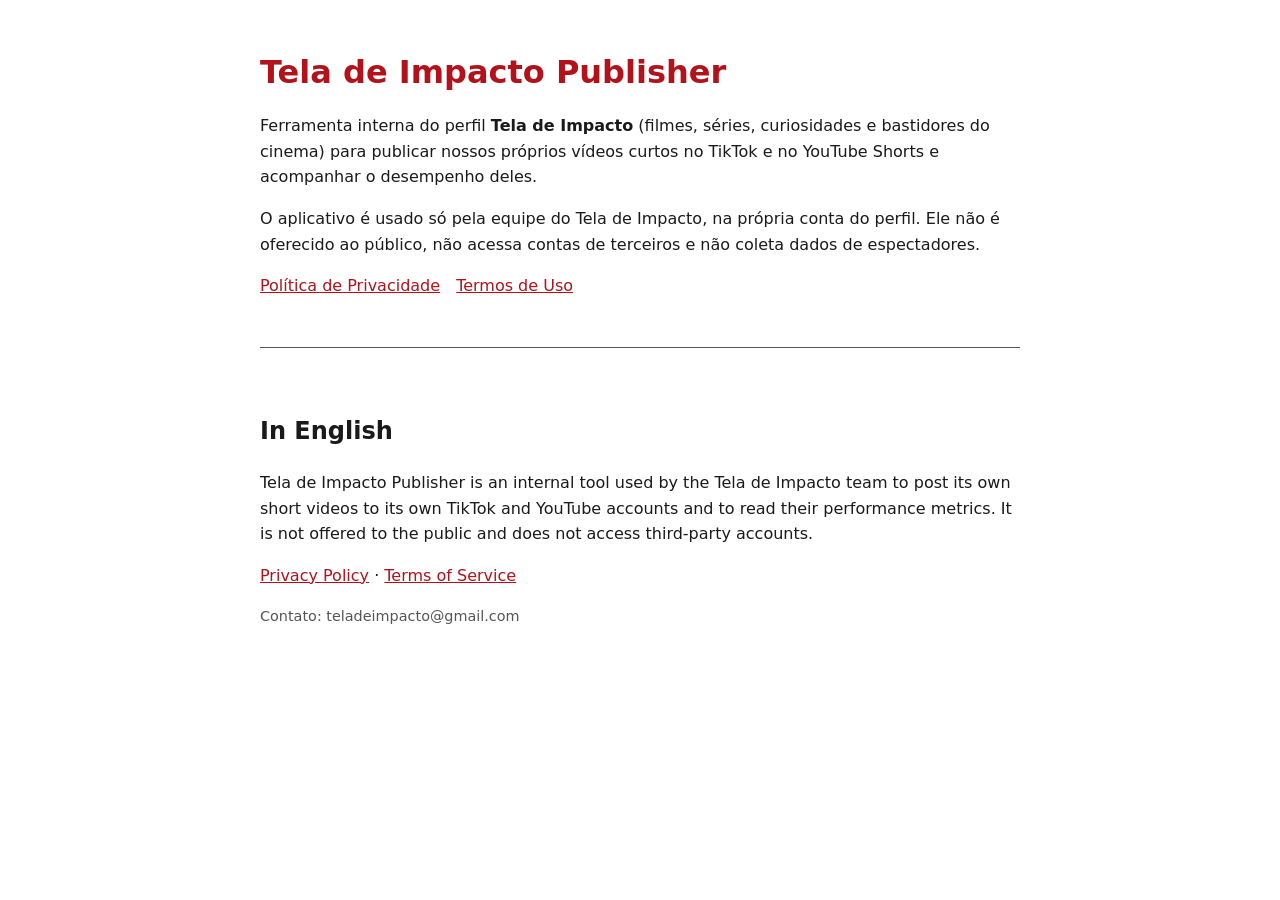
<file: index.html>
<!doctype html>
<html lang="pt-BR">
<head>
<meta charset="utf-8"><meta name="viewport" content="width=device-width, initial-scale=1">
<title>Tela de Impacto Publisher</title>
<link rel="stylesheet" href="style.css">
</head>
<body><main>
<h1>Tela de Impacto Publisher</h1>
<p>Ferramenta interna do perfil <strong>Tela de Impacto</strong> (filmes, séries, curiosidades e bastidores do cinema) para publicar
nossos próprios vídeos curtos no TikTok e no YouTube Shorts e acompanhar o desempenho deles.</p>
<p>O aplicativo é usado só pela equipe do Tela de Impacto, na própria conta do perfil. Ele não é oferecido ao público, não acessa contas de
terceiros e não coleta dados de espectadores.</p>
<nav><a href="privacy.html">Política de Privacidade</a><a href="terms.html">Termos de Uso</a></nav>
<section class="en" lang="en">
<h2>In English</h2>
<p>Tela de Impacto Publisher is an internal tool used by the Tela de Impacto team to post its own short videos to its own TikTok and
YouTube accounts and to read their performance metrics. It is not offered to the public and does not access third-party accounts.</p>
<p><a href="privacy.html#en">Privacy Policy</a> · <a href="terms.html#en">Terms of Service</a></p>
</section>
<p class="muted">Contato: teladeimpacto@gmail.com</p>
</main></body>
</html>
</file>
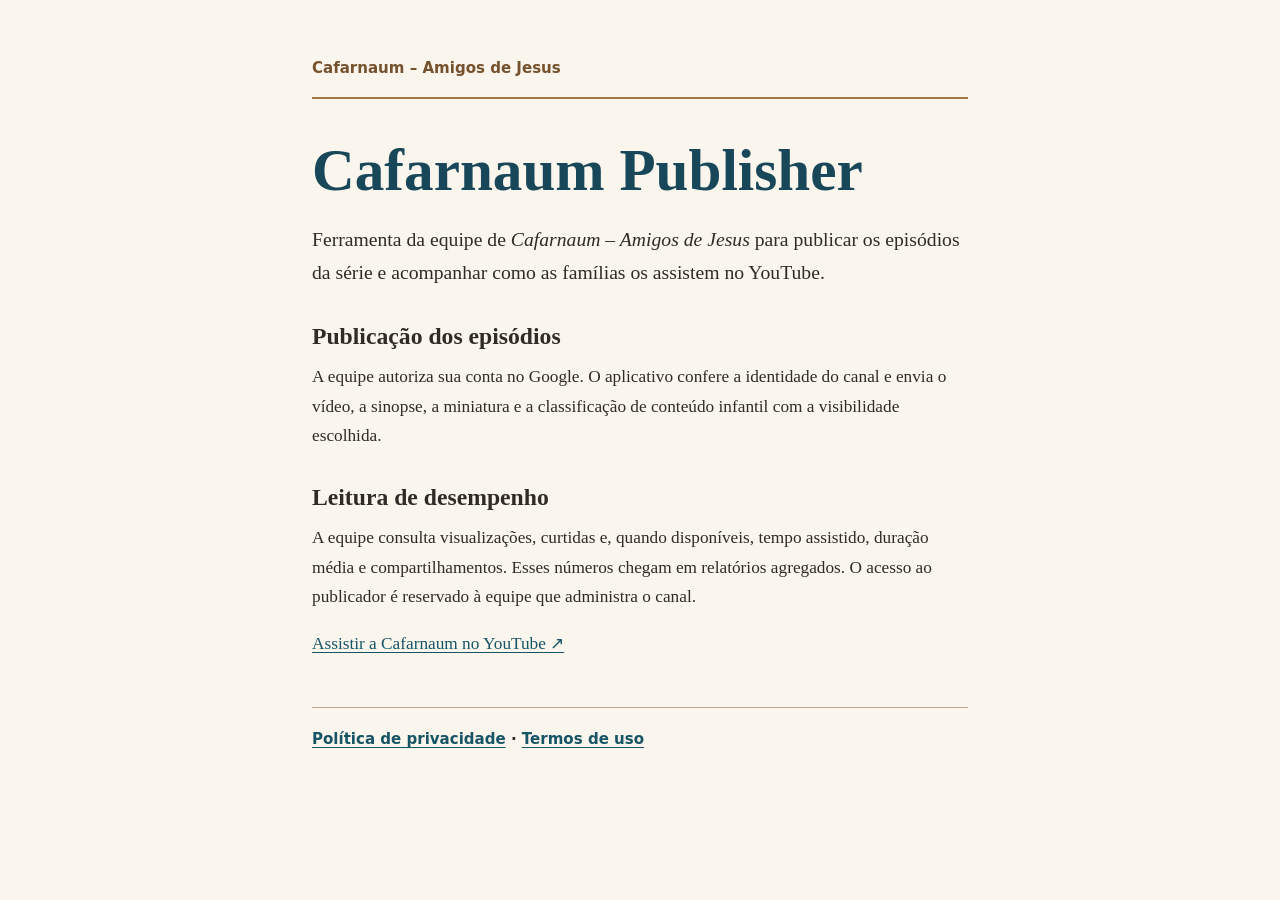
<file: cafarnaum/index.html>
<!doctype html>
<html lang="pt-BR"><head><meta charset="utf-8"><meta name="viewport" content="width=device-width, initial-scale=1"><title>Cafarnaum Publisher · Cafarnaum</title><link rel="stylesheet" href="style.css"></head>
<body><main><header>Cafarnaum – Amigos de Jesus</header><h1>Cafarnaum Publisher</h1><p class="lead">Ferramenta da equipe de <i>Cafarnaum – Amigos de Jesus</i> para publicar os episódios da série e acompanhar como as famílias os assistem no YouTube.</p><h2>Publicação dos episódios</h2><p>A equipe autoriza sua conta no Google. O aplicativo confere a identidade do canal e envia o vídeo, a sinopse, a miniatura e a classificação de conteúdo infantil com a visibilidade escolhida.</p><h2>Leitura de desempenho</h2><p>A equipe consulta visualizações, curtidas e, quando disponíveis, tempo assistido, duração média e compartilhamentos. Esses números chegam em relatórios agregados. O acesso ao publicador é reservado à equipe que administra o canal.</p><p><a href="https://www.youtube.com/@AmigosDeCafarnaum">Assistir a Cafarnaum no YouTube ↗</a></p><footer><nav aria-label="Páginas do aplicativo"><a href="privacy.html">Política de privacidade</a> · <a href="terms.html">Termos de uso</a></nav></footer></main></body></html>
</file>
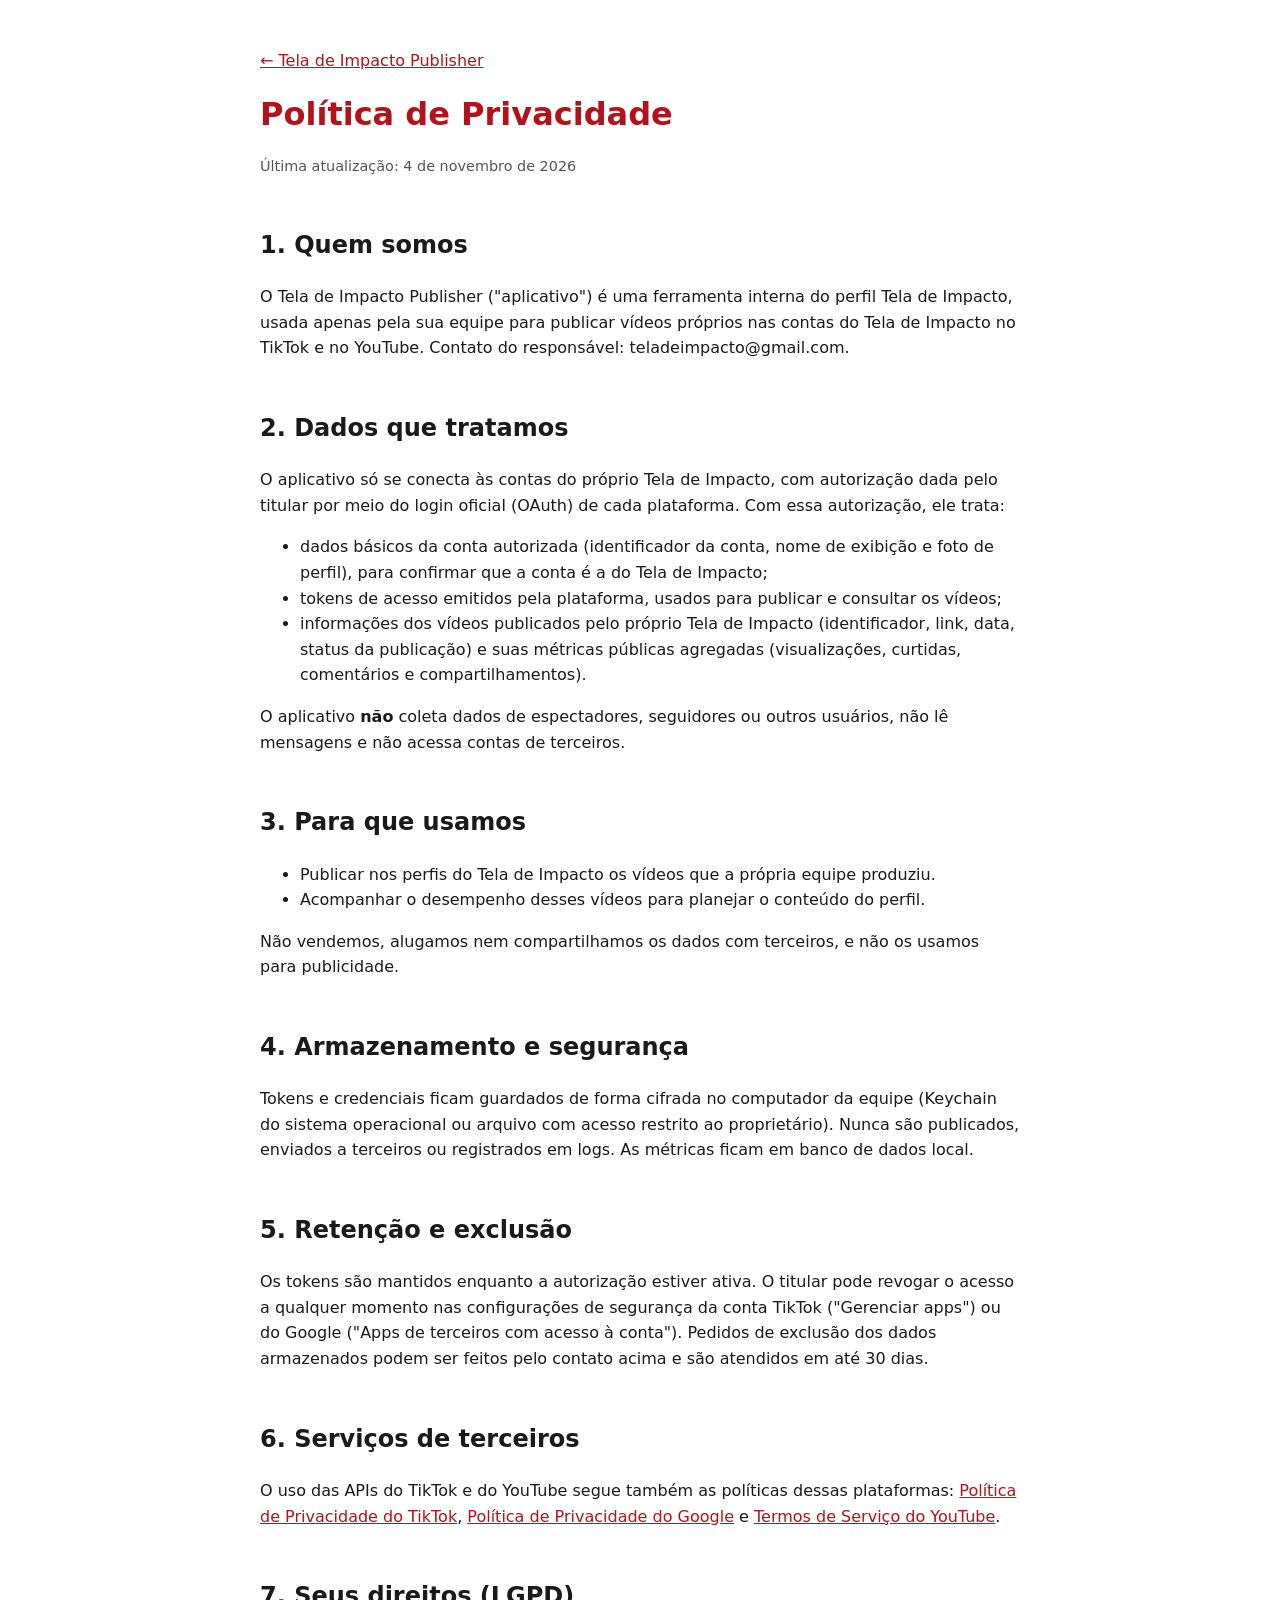
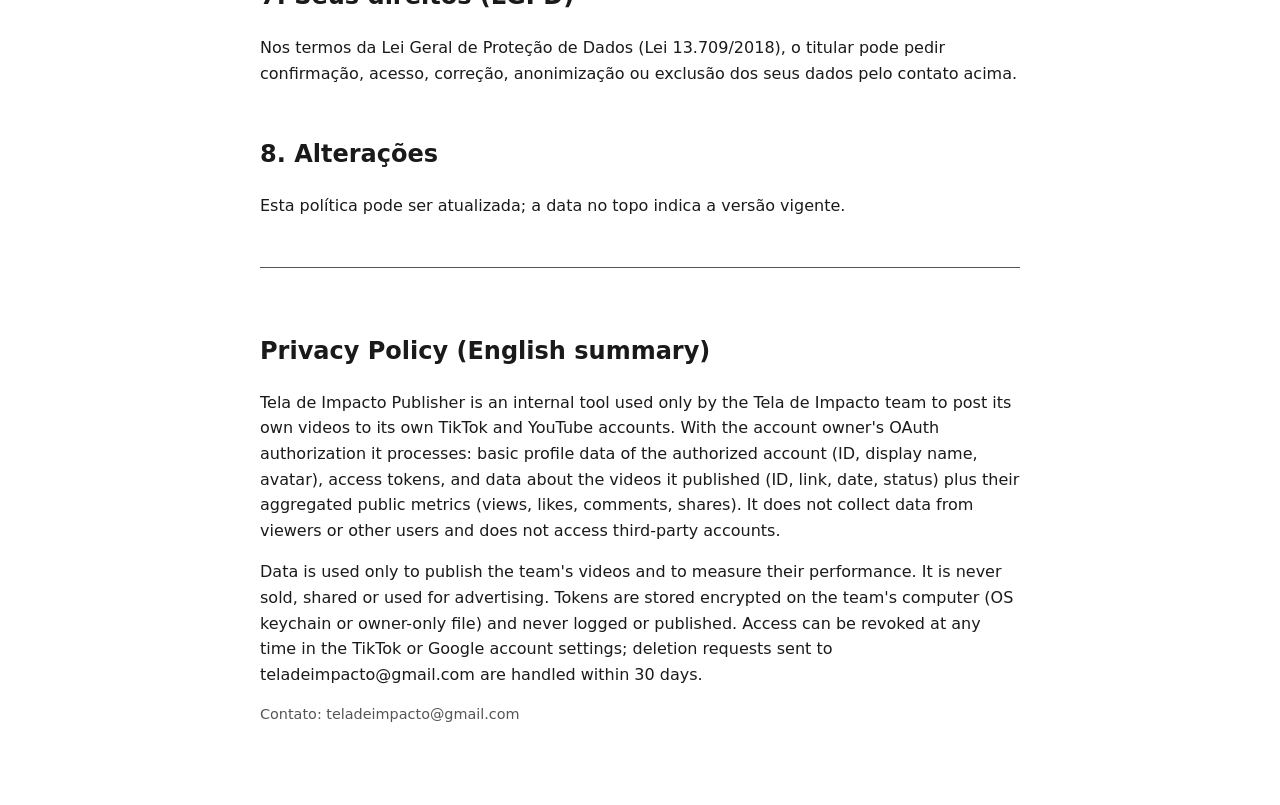
<file: privacy.html>
<!doctype html>
<html lang="pt-BR">
<head>
<meta charset="utf-8"><meta name="viewport" content="width=device-width, initial-scale=1">
<title>Política de Privacidade</title>
<link rel="stylesheet" href="style.css">
</head>
<body><main>
<p><a href="index.html">← Tela de Impacto Publisher</a></p>
<h1>Política de Privacidade</h1>
<p class="muted">Última atualização: 4 de novembro de 2026</p>

<h2>1. Quem somos</h2>
<p>O Tela de Impacto Publisher ("aplicativo") é uma ferramenta interna do perfil Tela de Impacto, usada apenas pela sua equipe para
publicar vídeos próprios nas contas do Tela de Impacto no TikTok e no YouTube. Contato do responsável: teladeimpacto@gmail.com.</p>

<h2>2. Dados que tratamos</h2>
<p>O aplicativo só se conecta às contas do próprio Tela de Impacto, com autorização dada pelo titular por meio do login oficial
(OAuth) de cada plataforma. Com essa autorização, ele trata:</p>
<ul>
<li>dados básicos da conta autorizada (identificador da conta, nome de exibição e foto de perfil), para confirmar que a conta é a do Tela de Impacto;</li>
<li>tokens de acesso emitidos pela plataforma, usados para publicar e consultar os vídeos;</li>
<li>informações dos vídeos publicados pelo próprio Tela de Impacto (identificador, link, data, status da publicação) e suas métricas públicas
agregadas (visualizações, curtidas, comentários e compartilhamentos).</li>
</ul>
<p>O aplicativo <strong>não</strong> coleta dados de espectadores, seguidores ou outros usuários, não lê mensagens e não acessa contas de terceiros.</p>

<h2>3. Para que usamos</h2>
<ul>
<li>Publicar nos perfis do Tela de Impacto os vídeos que a própria equipe produziu.</li>
<li>Acompanhar o desempenho desses vídeos para planejar o conteúdo do perfil.</li>
</ul>
<p>Não vendemos, alugamos nem compartilhamos os dados com terceiros, e não os usamos para publicidade.</p>

<h2>4. Armazenamento e segurança</h2>
<p>Tokens e credenciais ficam guardados de forma cifrada no computador da equipe (Keychain do sistema operacional ou arquivo com acesso
restrito ao proprietário). Nunca são publicados, enviados a terceiros ou registrados em logs. As métricas ficam em banco de dados local.</p>

<h2>5. Retenção e exclusão</h2>
<p>Os tokens são mantidos enquanto a autorização estiver ativa. O titular pode revogar o acesso a qualquer momento nas configurações de
segurança da conta TikTok ("Gerenciar apps") ou do Google ("Apps de terceiros com acesso à conta"). Pedidos de exclusão dos dados
armazenados podem ser feitos pelo contato acima e são atendidos em até 30 dias.</p>

<h2>6. Serviços de terceiros</h2>
<p>O uso das APIs do TikTok e do YouTube segue também as políticas dessas plataformas:
<a href="https://www.tiktok.com/legal/privacy-policy">Política de Privacidade do TikTok</a>,
<a href="https://policies.google.com/privacy">Política de Privacidade do Google</a> e
<a href="https://www.youtube.com/t/terms">Termos de Serviço do YouTube</a>.</p>

<h2>7. Seus direitos (LGPD)</h2>
<p>Nos termos da Lei Geral de Proteção de Dados (Lei 13.709/2018), o titular pode pedir confirmação, acesso, correção, anonimização ou
exclusão dos seus dados pelo contato acima.</p>

<h2>8. Alterações</h2>
<p>Esta política pode ser atualizada; a data no topo indica a versão vigente.</p>

<section class="en" id="en" lang="en">
<h2>Privacy Policy (English summary)</h2>
<p>Tela de Impacto Publisher is an internal tool used only by the Tela de Impacto team to post its own videos to its own TikTok and
YouTube accounts. With the account owner's OAuth authorization it processes: basic profile data of the authorized account (ID, display
name, avatar), access tokens, and data about the videos it published (ID, link, date, status) plus their aggregated public metrics
(views, likes, comments, shares). It does not collect data from viewers or other users and does not access third-party accounts.</p>
<p>Data is used only to publish the team's videos and to measure their performance. It is never sold, shared or used for advertising.
Tokens are stored encrypted on the team's computer (OS keychain or owner-only file) and never logged or published. Access can be revoked
at any time in the TikTok or Google account settings; deletion requests sent to teladeimpacto@gmail.com are handled within 30 days.</p>
</section>
<p class="muted">Contato: teladeimpacto@gmail.com</p>
</main></body>
</html>
</file>
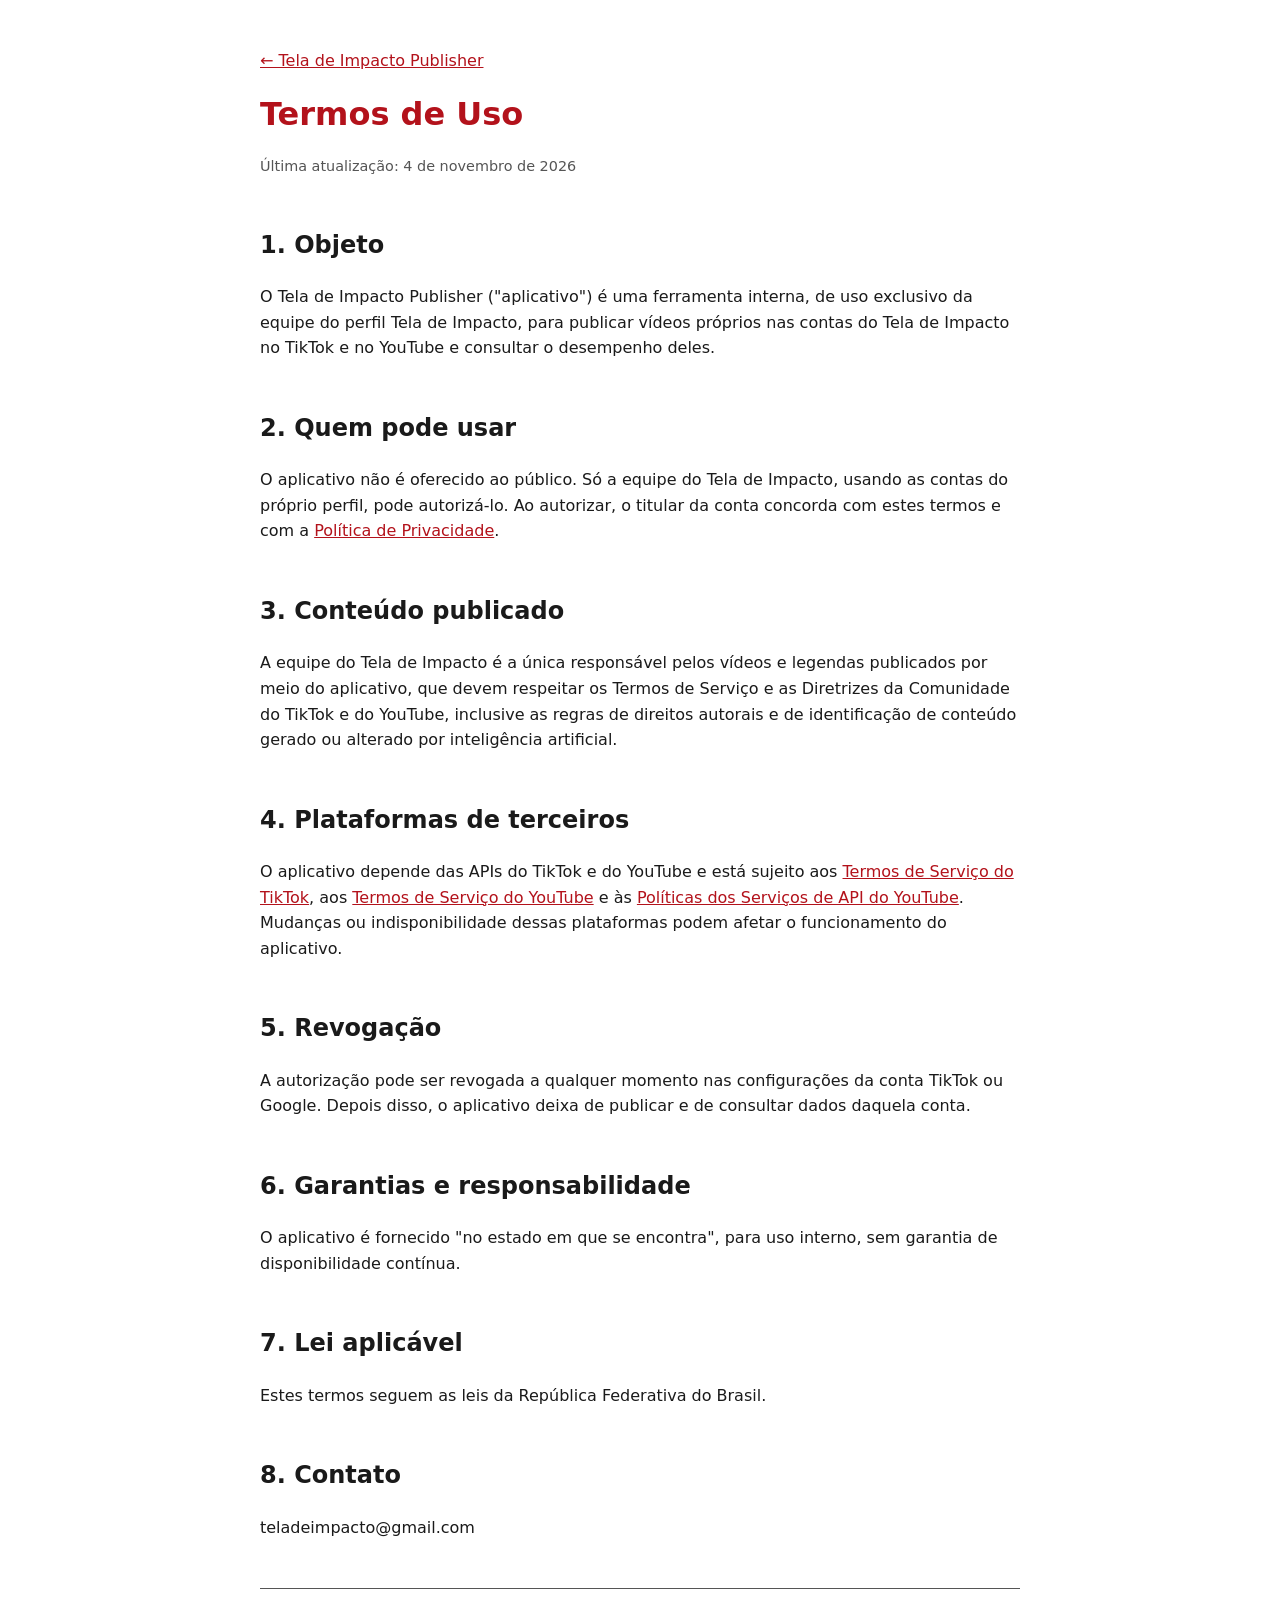
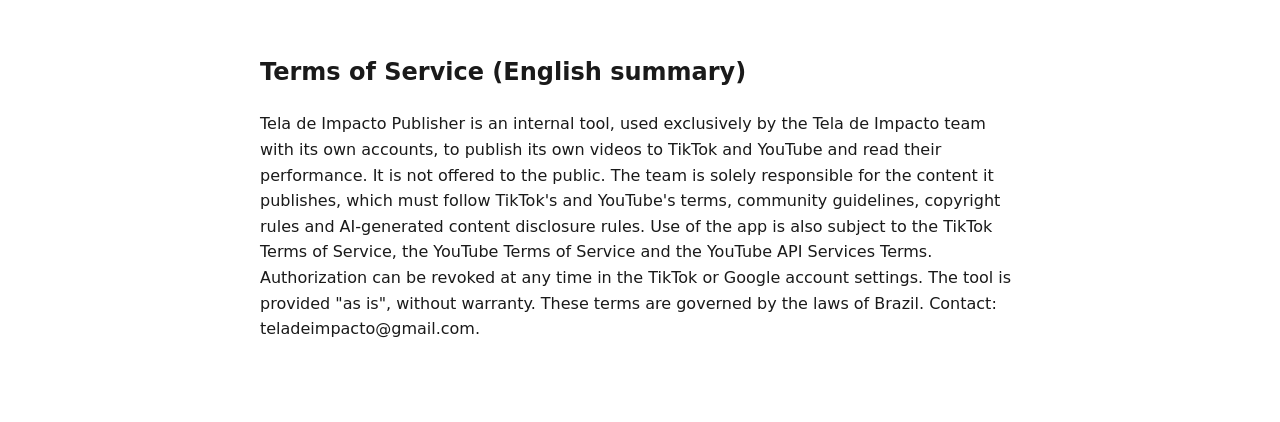
<file: terms.html>
<!doctype html>
<html lang="pt-BR">
<head>
<meta charset="utf-8"><meta name="viewport" content="width=device-width, initial-scale=1">
<title>Termos de Uso</title>
<link rel="stylesheet" href="style.css">
</head>
<body><main>
<p><a href="index.html">← Tela de Impacto Publisher</a></p>
<h1>Termos de Uso</h1>
<p class="muted">Última atualização: 4 de novembro de 2026</p>

<h2>1. Objeto</h2>
<p>O Tela de Impacto Publisher ("aplicativo") é uma ferramenta interna, de uso exclusivo da equipe do perfil Tela de Impacto, para
publicar vídeos próprios nas contas do Tela de Impacto no TikTok e no YouTube e consultar o desempenho deles.</p>

<h2>2. Quem pode usar</h2>
<p>O aplicativo não é oferecido ao público. Só a equipe do Tela de Impacto, usando as contas do próprio perfil, pode autorizá-lo.
Ao autorizar, o titular da conta concorda com estes termos e com a <a href="privacy.html">Política de Privacidade</a>.</p>

<h2>3. Conteúdo publicado</h2>
<p>A equipe do Tela de Impacto é a única responsável pelos vídeos e legendas publicados por meio do aplicativo, que devem respeitar os
Termos de Serviço e as Diretrizes da Comunidade do TikTok e do YouTube, inclusive as regras de direitos autorais e de identificação de
conteúdo gerado ou alterado por inteligência artificial.</p>

<h2>4. Plataformas de terceiros</h2>
<p>O aplicativo depende das APIs do TikTok e do YouTube e está sujeito aos
<a href="https://www.tiktok.com/legal/terms-of-service">Termos de Serviço do TikTok</a>, aos
<a href="https://www.youtube.com/t/terms">Termos de Serviço do YouTube</a> e às
<a href="https://developers.google.com/youtube/terms/api-services-terms-of-service">Políticas dos Serviços de API do YouTube</a>.
Mudanças ou indisponibilidade dessas plataformas podem afetar o funcionamento do aplicativo.</p>

<h2>5. Revogação</h2>
<p>A autorização pode ser revogada a qualquer momento nas configurações da conta TikTok ou Google. Depois disso, o aplicativo deixa de
publicar e de consultar dados daquela conta.</p>

<h2>6. Garantias e responsabilidade</h2>
<p>O aplicativo é fornecido "no estado em que se encontra", para uso interno, sem garantia de disponibilidade contínua.</p>

<h2>7. Lei aplicável</h2>
<p>Estes termos seguem as leis da República Federativa do Brasil.</p>

<h2>8. Contato</h2>
<p>teladeimpacto@gmail.com</p>

<section class="en" id="en" lang="en">
<h2>Terms of Service (English summary)</h2>
<p>Tela de Impacto Publisher is an internal tool, used exclusively by the Tela de Impacto team with its own accounts, to publish its own
videos to TikTok and YouTube and read their performance. It is not offered to the public. The team is solely responsible for the content
it publishes, which must follow TikTok's and YouTube's terms, community guidelines, copyright rules and AI-generated content disclosure
rules. Use of the app is also subject to the TikTok Terms of Service, the YouTube Terms of Service and the YouTube API Services Terms.
Authorization can be revoked at any time in the TikTok or Google account settings. The tool is provided "as is", without warranty.
These terms are governed by the laws of Brazil. Contact: teladeimpacto@gmail.com.</p>
</section>
</main></body>
</html>
</file>
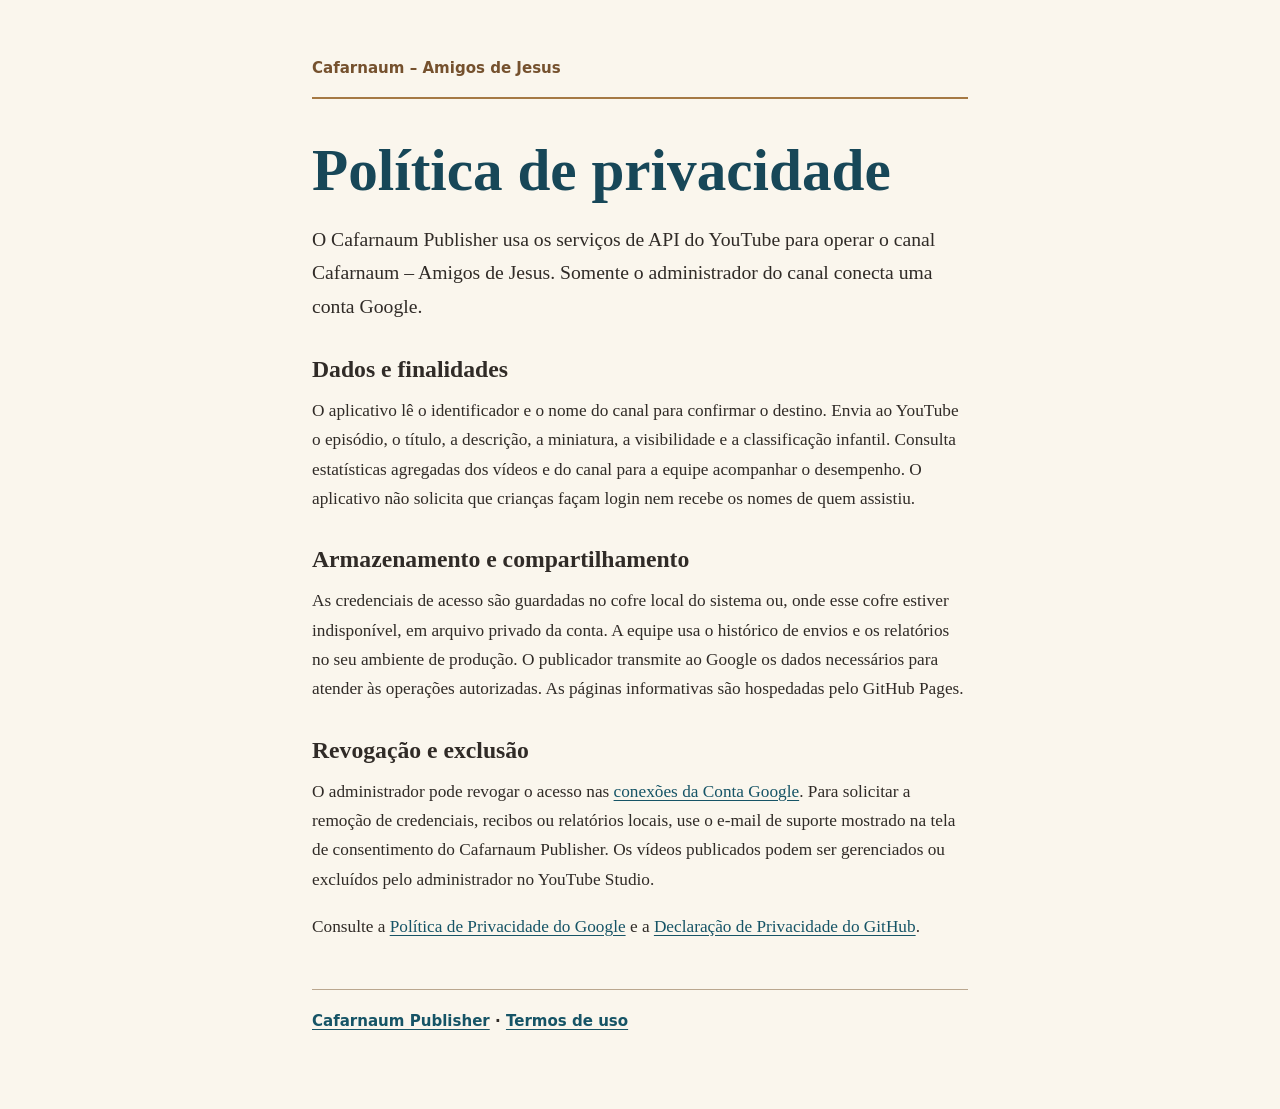
<file: cafarnaum/privacy.html>
<!doctype html>
<html lang="pt-BR"><head><meta charset="utf-8"><meta name="viewport" content="width=device-width, initial-scale=1"><title>Política de privacidade · Cafarnaum</title><link rel="stylesheet" href="style.css"></head>
<body><main><header>Cafarnaum – Amigos de Jesus</header><h1>Política de privacidade</h1><p class="lead">O Cafarnaum Publisher usa os serviços de API do YouTube para operar o canal Cafarnaum – Amigos de Jesus. Somente o administrador do canal conecta uma conta Google.</p><h2>Dados e finalidades</h2><p>O aplicativo lê o identificador e o nome do canal para confirmar o destino. Envia ao YouTube o episódio, o título, a descrição, a miniatura, a visibilidade e a classificação infantil. Consulta estatísticas agregadas dos vídeos e do canal para a equipe acompanhar o desempenho. O aplicativo não solicita que crianças façam login nem recebe os nomes de quem assistiu.</p><h2>Armazenamento e compartilhamento</h2><p>As credenciais de acesso são guardadas no cofre local do sistema ou, onde esse cofre estiver indisponível, em arquivo privado da conta. A equipe usa o histórico de envios e os relatórios no seu ambiente de produção. O publicador transmite ao Google os dados necessários para atender às operações autorizadas. As páginas informativas são hospedadas pelo GitHub Pages.</p><h2>Revogação e exclusão</h2><p>O administrador pode revogar o acesso nas <a href="https://myaccount.google.com/connections">conexões da Conta Google</a>. Para solicitar a remoção de credenciais, recibos ou relatórios locais, use o e-mail de suporte mostrado na tela de consentimento do Cafarnaum Publisher. Os vídeos publicados podem ser gerenciados ou excluídos pelo administrador no YouTube Studio.</p><p>Consulte a <a href="https://policies.google.com/privacy?hl=pt-BR">Política de Privacidade do Google</a> e a <a href="https://docs.github.com/pt/site-policy/privacy-policies/github-general-privacy-statement">Declaração de Privacidade do GitHub</a>.</p><footer><nav aria-label="Páginas do aplicativo"><a href="index.html">Cafarnaum Publisher</a> · <a href="terms.html">Termos de uso</a></nav></footer></main></body></html>
</file>
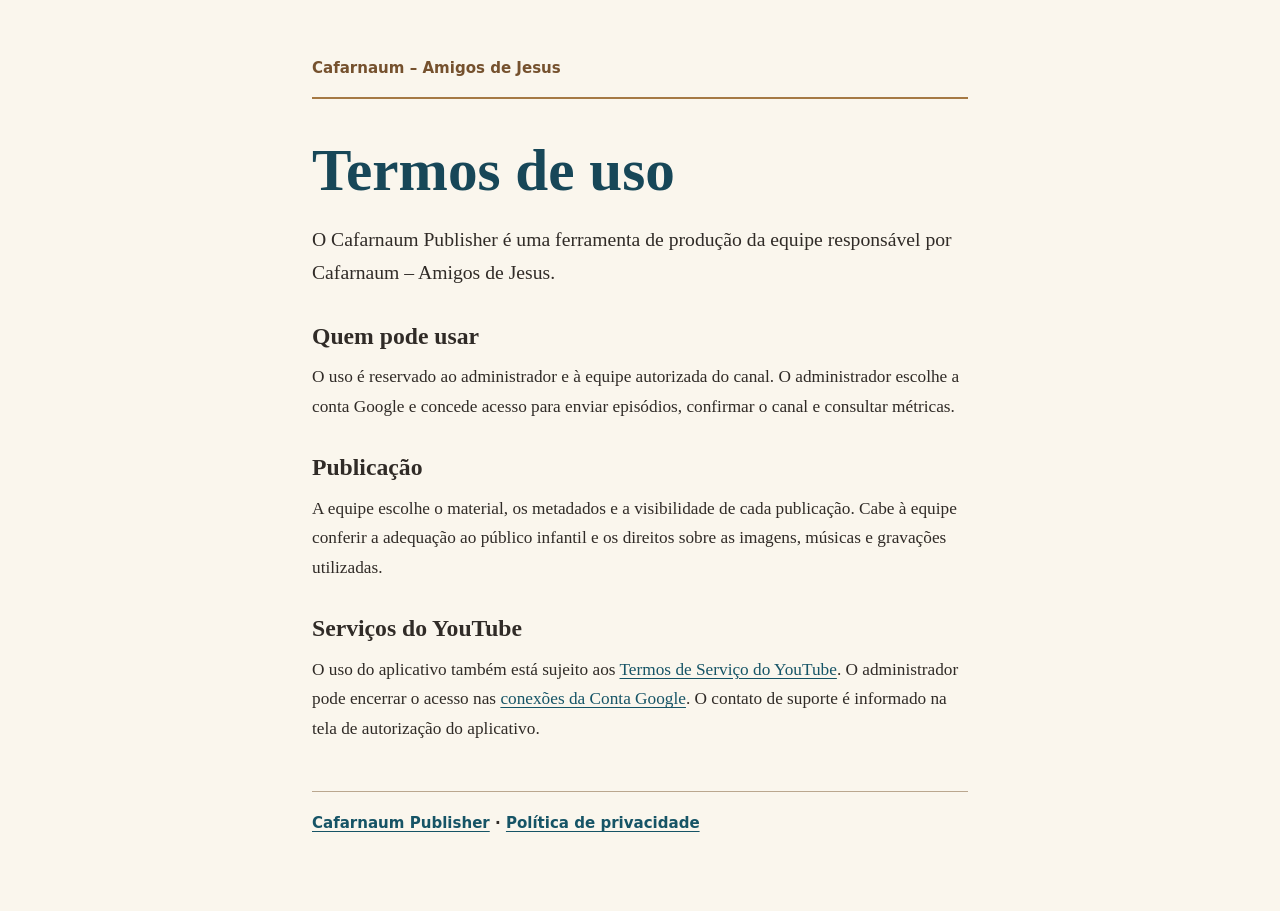
<file: cafarnaum/terms.html>
<!doctype html>
<html lang="pt-BR"><head><meta charset="utf-8"><meta name="viewport" content="width=device-width, initial-scale=1"><title>Termos de uso · Cafarnaum</title><link rel="stylesheet" href="style.css"></head>
<body><main><header>Cafarnaum – Amigos de Jesus</header><h1>Termos de uso</h1><p class="lead">O Cafarnaum Publisher é uma ferramenta de produção da equipe responsável por Cafarnaum – Amigos de Jesus.</p><h2>Quem pode usar</h2><p>O uso é reservado ao administrador e à equipe autorizada do canal. O administrador escolhe a conta Google e concede acesso para enviar episódios, confirmar o canal e consultar métricas.</p><h2>Publicação</h2><p>A equipe escolhe o material, os metadados e a visibilidade de cada publicação. Cabe à equipe conferir a adequação ao público infantil e os direitos sobre as imagens, músicas e gravações utilizadas.</p><h2>Serviços do YouTube</h2><p>O uso do aplicativo também está sujeito aos <a href="https://www.youtube.com/t/terms">Termos de Serviço do YouTube</a>. O administrador pode encerrar o acesso nas <a href="https://myaccount.google.com/connections">conexões da Conta Google</a>. O contato de suporte é informado na tela de autorização do aplicativo.</p><footer><nav aria-label="Páginas do aplicativo"><a href="index.html">Cafarnaum Publisher</a> · <a href="privacy.html">Política de privacidade</a></nav></footer></main></body></html>
</file>
<file: style.css>
:root{--bg:#fff;--fg:#1a1a1a;--muted:#555;--accent:#b3121b}
@media (prefers-color-scheme:dark){:root{--bg:#121212;--fg:#ececec;--muted:#aaa;--accent:#ff5a5f}}
body{margin:0;background:var(--bg);color:var(--fg);font:16px/1.6 system-ui,-apple-system,Segoe UI,Roboto,sans-serif}
main{max-width:760px;margin:0 auto;padding:32px 16px 64px}
h1{color:var(--accent);line-height:1.2}h2{margin-top:2em}
a{color:var(--accent)}.muted{color:var(--muted);font-size:.9em}
nav a{margin-right:16px}section.en{border-top:1px solid var(--muted);margin-top:3em;padding-top:1em}
</file>
<file: cafarnaum/style.css>
* { box-sizing: border-box; }
body { margin: 0; background: #faf6ed; color: #302b27; font: 1.08rem/1.7 Georgia, serif; }
main { max-width: 48rem; margin: auto; padding: clamp(1.4rem, 5vw, 3.5rem); }
header, nav { font: 600 .94rem/1.65 system-ui, sans-serif; }
header { padding-bottom: 1rem; border-bottom: 2px solid #a57944; color: #75512e; }
h1 { font-size: clamp(2.3rem, 7vw, 3.7rem); line-height: 1.08; color: #174758; margin: 2.5rem 0 1.25rem; }
h2 { font-size: 1.48rem; line-height: 1.25; margin: 2rem 0 .5rem; }
.lead { font-size: 1.23rem; }
p { margin: .7rem 0 1.1rem; }
a { color: #165466; text-underline-offset: .18em; }
footer { margin-top: 3rem; border-top: 1px solid #baa78f; padding: 1.2rem 0; }
</file>
